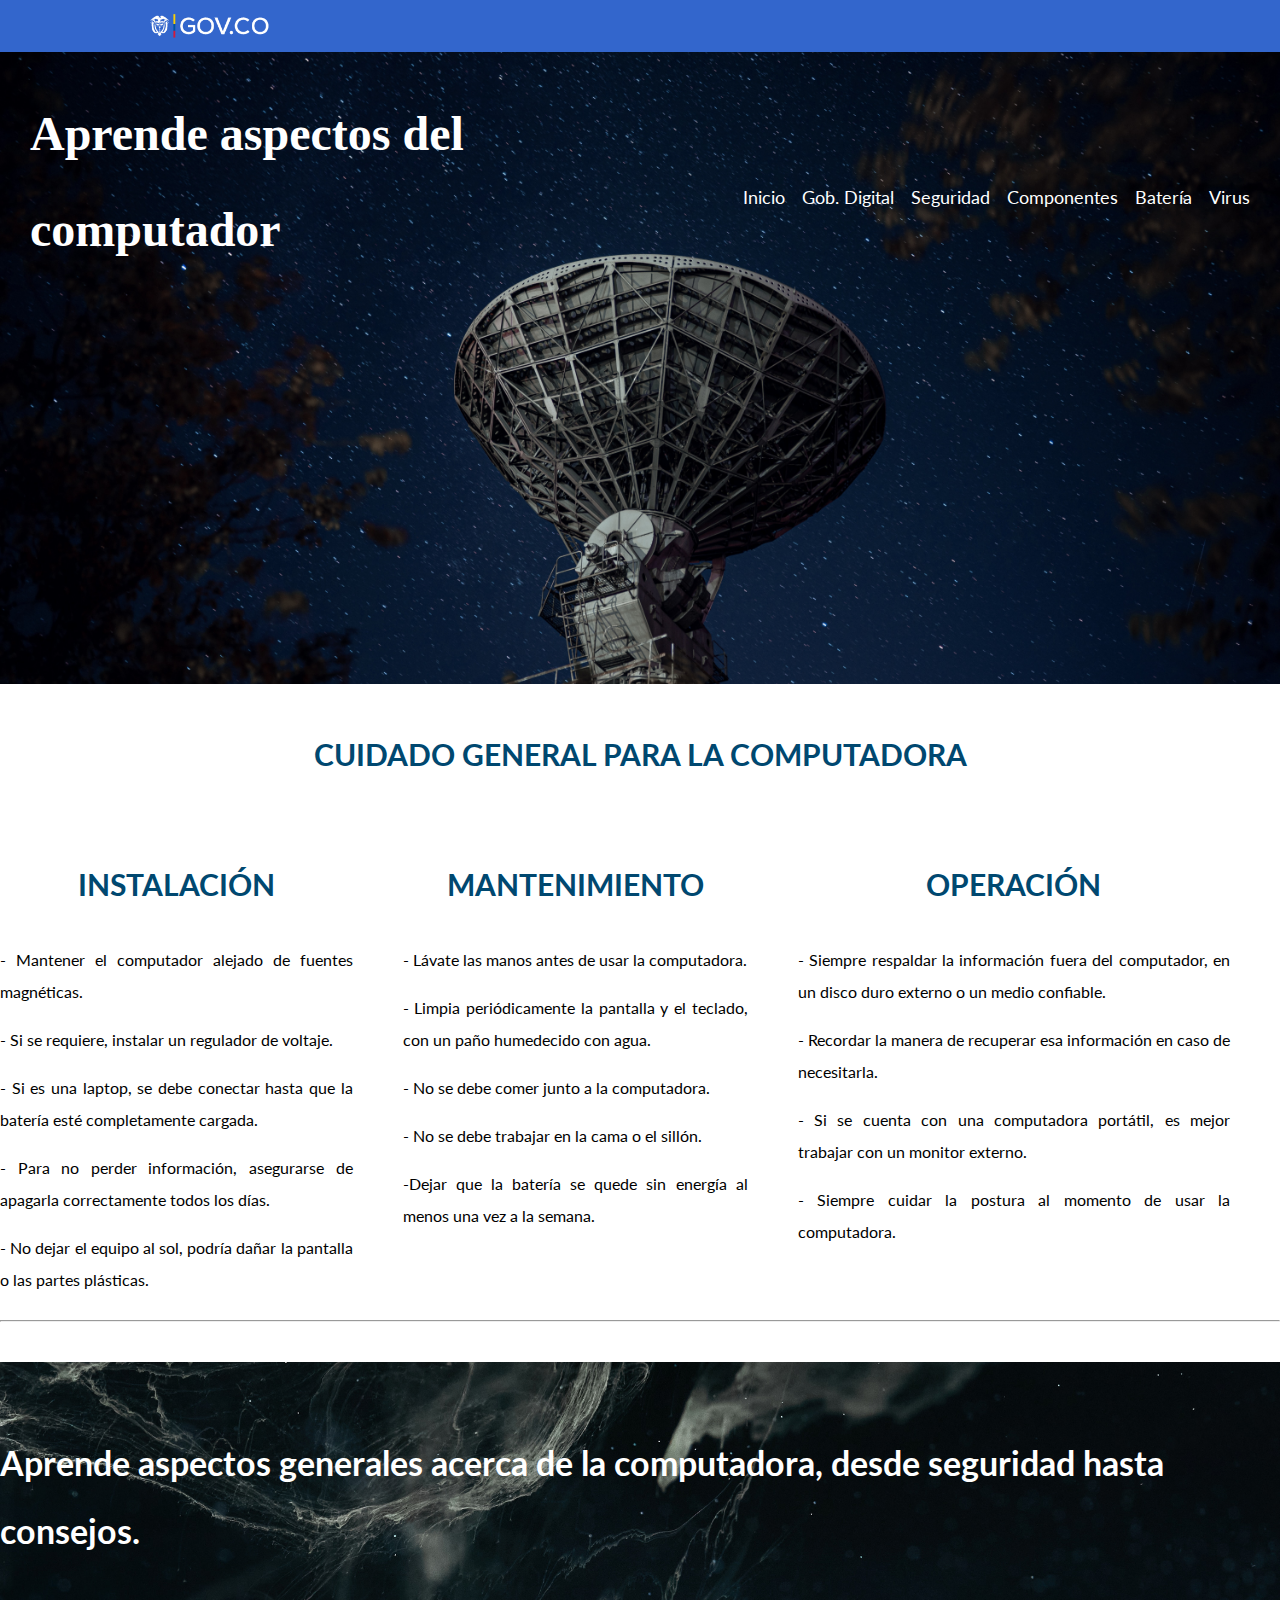
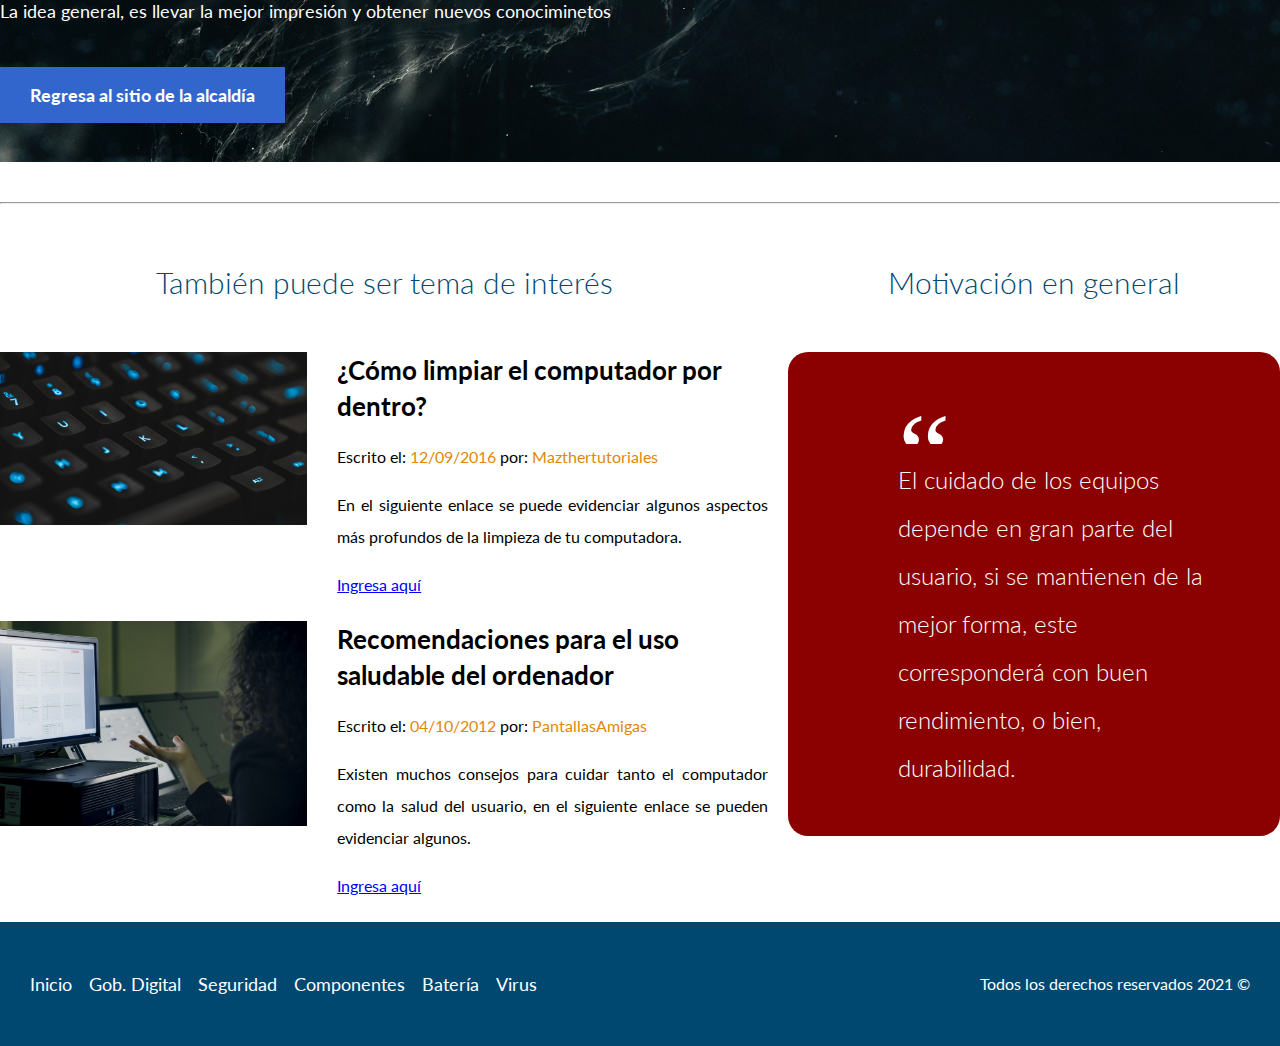
<file: index.html>
<!DOCTYPE html>
<html lang="es">
<head> <!--Parte general del encabezado, con su logo, título, y llamado de estilos css-->
    <meta charset="UTF-8">
    <meta name="viewport" content="width=device-width, initial-scale=1.0"> <!--Responsive automático-->
    <meta name="author" content="Brayan Stiven Bonza Alarcon">
    <meta name="description" content="Sistemas">
    <title>Alcaldía de Chiquinquirá</title>
    <link rel="shortcut icon" href="img/logo.jpg">
    <link href="https://fonts.googleapis.com/css2?family=Lato:wght@300;400;700;900&display=swap" rel="stylesheet"> <!--Fuentes procedentes en google-->
    <link rel="stylesheet" href="css/normalize.css"> <!--Llamado a los estilos css-->
    <link rel="stylesheet" href="css/estilos.css">
    <div class="barra-gov">
        <div class="container-gov">
            <a href="https://gobiernodigital.mintic.gov.co/portal/" target="_blank"><img src="img/gov.PNG" height="42rem" width="122rem" alt="Logo Gov.co"></a>
        </div>
    </div> 
</head>
<body>
    <header class="site-header inicio">
        <div class="contenedor contenido-header"> <!--Encabezado de barra de navegación en general-->
            <div class="barra">
                <h1><font face="times new roman" size="50" color="#ffffff">Aprende aspectos del computador</font></h1>
                
                <nav class="navegacion">
                    <a href="https://www.chiquinquira-boyaca.gov.co/Paginas/default.aspx">Inicio</a>
                    <a href="gov_digital.html">Gob. Digital</a>
                    <a href="seguridad.html">Seguridad</a>
                    <a href="componentes.html">Componentes</a>
                    <a href="bateria.html">Batería</a>
                    <a href="viru.html">Virus</a>
                </nav>
            </div> <!--Fin de la barra de navegación-->
        </div><!--Fin del contenedor-->
    </header>
    <main class="contenedor"> <!--Sección de mantenimiento del equipo-->
        <h3 class="seccion centrar-texto">CUIDADO GENERAL PARA LA COMPUTADORA</h3>
        <div class="iconos-nosotros">
            <div class="icono">
                <h3>Instalación</h3>
                <p>- Mantener el computador alejado de fuentes magnéticas.</p>
                <p>- Si se requiere, instalar un regulador de voltaje.</p>
                <p>- Si es una laptop, se debe conectar hasta que la batería esté completamente cargada.</p>
                <p>- Para no perder información, asegurarse de apagarla correctamente todos los días.</p>
                <p>- No dejar el equipo al sol, podría dañar la pantalla o las partes plásticas. </p>
            </div>
            <div class="icono">
                <h3>Mantenimiento</h3>
                <p>- Lávate las manos antes de usar la computadora.</p>
                <p>- Limpia periódicamente la pantalla y el teclado, con un paño humedecido con agua.</p>
                <p>- No se debe comer junto a la computadora.</p>
                <p>- No se debe trabajar en la cama o el sillón.</p>
                <p>-Dejar que la batería se quede sin energía al menos una vez a la semana.</p>
            </div>
            <div class="icono">
                <h3>OPERACIÓN</h3>
                <p>- Siempre respaldar la información fuera del computador, en un disco duro externo o un medio confiable.</p>
                <p>- Recordar la manera de recuperar esa información en caso de necesitarla.</p>
                <p>- Si se cuenta con una computadora portátil, es mejor trabajar con un monitor externo.</p>
                <p>- Siempre cuidar la postura al momento de usar la computadora.</p>
            </div>
        </div>
    </main> <!--Finalización de la sección de mantenimiento-->
    <hr>

    <div class="imagen-contacto seccion"> <!--Sección de publicidad en general hacia otras paginas-->
        <section class="contenedor contenido-contacto">
            <h2>Aprende aspectos generales acerca de la computadora, desde seguridad hasta consejos.</h2>
            <p>La idea general, es llevar la mejor impresión y obtener nuevos conociminetos</p>
            <a href="https://www.chiquinquira-boyaca.gov.co/Paginas/default.aspx" class="boton boton-verde" target =" _blank ">Regresa al sitio de la alcaldía</a>
        </section>
    </div>

    <hr>
    <div class="seccion-inferior contenedor">
        <section class="blog">
            <h3 class="centrar-texto seccion fw-300">También puede ser tema de interés</h3>

            <article class="entrada-blog">
                <div class="imagen-entrada">
                    <img src="img/prin_2.jpg" alt="Limpieza de teclado">
                </div>
                <div class="texto-entrada">
                    <a href="https://www.youtube.com/watch?v=RYO1u6jlKZg" target =" _blank ">
                        <h4>¿Cómo limpiar el computador por dentro?</h4>
                    </a>
                    <p>Escrito el: <span>12/09/2016</span> por: <span>Mazthertutoriales</span></p>
                    <p>En el siguiente enlace se puede evidenciar algunos aspectos más profundos de la limpieza de tu computadora.</p>
                    <a href="https://www.youtube.com/watch?v=RYO1u6jlKZg" target =" _blank "><u style= "color:blue" >Ingresa aquí</u></a>
                </div>
            </article>
            <article class="entrada-blog">
                <div class="imagen-entrada">
                    <img src="img/prin_24.jpg" alt="Mantenimineto de computador">
                </div>
                <div class="texto-entrada">
                    <a href="https://www.youtube.com/watch?v=dYO1CAfDfog" target =" _blank ">
                        <h4>Recomendaciones para el uso saludable del ordenador</h4>
                    </a>
                    <p>Escrito el: <span>04/10/2012</span> por: <span>PantallasAmigas</span></p>
                    <p>Existen muchos consejos para cuidar tanto el computador como la salud del usuario, en el siguiente enlace se pueden evidenciar algunos.</p>
                    <a href="https://www.youtube.com/watch?v=dYO1CAfDfog" target =" _blank "><u style= "color:blue" >Ingresa aquí</u></a>
                </div>    
                </article>
        </section>
    
        <aside class="testimoniales">
            <h3 class="centrar-texto seccion fw-300">Motivación en general</h3>
            <div class="testimonial">
            <blockquote>
                El cuidado de los equipos depende en gran parte del usuario, si se mantienen de la mejor forma, este corresponderá con buen rendimiento, o bien, durabilidad.
            </blockquote>
            </div>
        </aside>
    </div>
    
        <div class="site-footer">
            <footer class="contenedor contenido-footer">
                <nav class="navegacion">
                    <a href="https://www.chiquinquira-boyaca.gov.co/Paginas/default.aspx">Inicio</a>
                    <a href="gov_digital.html">Gob. Digital</a>
                    <a href="seguridad.html">Seguridad</a>
                    <a href="componentes.html">Componentes</a>
                    <a href="bateria.html">Batería</a>
                    <a href="viru.html">Virus</a>
                </nav>
                <p class="copyright">Todos los derechos reservados 2021 &COPY;</p>  
            </footer> 
    </div>
</body>
</html>
</file>
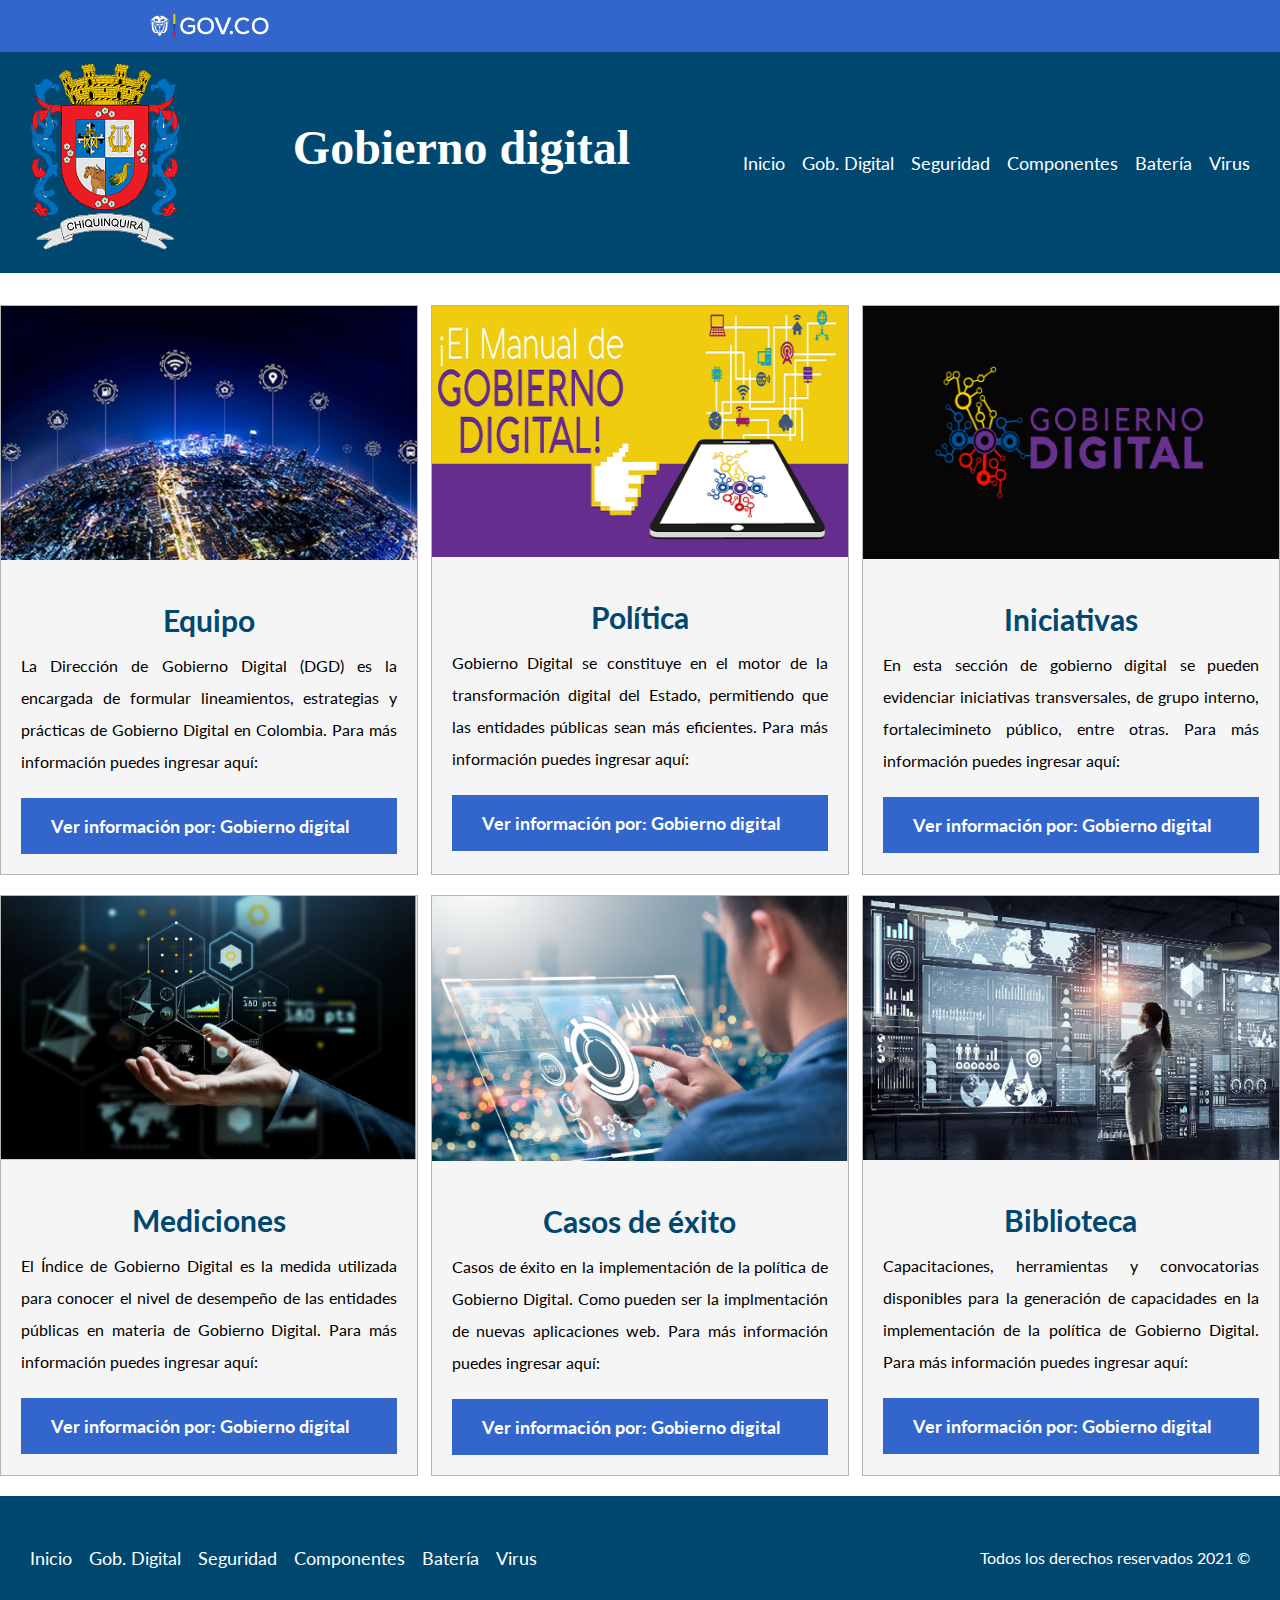
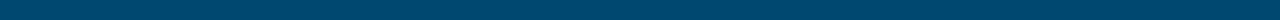
<file: gov_digital.html>
<!DOCTYPE html>
<html lang="es">
<head> <!--Parte general del encabezado, con su logo, título, y llamado de estilos css-->
    <meta charset="UTF-8">
    <meta name="viewport" content="width=device-width, initial-scale=1.0"> <!--Responsive automático-->
    <meta name="author" content="Brayan Stiven Bonza Alarcon">
    <meta name="description" content="Sistemas">
    <title>Alcaldía de Chiquinquirá</title>
    <link rel="shortcut icon" href="img/logo.jpg">
    <link href="https://fonts.googleapis.com/css2?family=Lato:wght@300;400;700;900&display=swap" rel="stylesheet"> <!--Fuentes procedentes en google-->
    <link rel="stylesheet" href="css/normalize.css"> <!--Llamado a los estilos css-->
    <link rel="stylesheet" href="css/estilos.css"> 
    <div class="barra-gov">
        <div class="container-gov">
            <a href="https://gobiernodigital.mintic.gov.co/portal/" target="_blank"><img src="img/gov.PNG" height="42rem" width="122rem" alt="Logo Gov.co"></a>
        </div>
    </div> 
</head>
<body>
    <header class="site-header">
        <div class="contenedor contenido-header">
            <div class="barra">
                <a href="https://www.chiquinquira-boyaca.gov.co/Paginas/default.aspx"><img src="img/logo_11.png" alt="Escudo"></a>
                    <h1><font face="times new roman" size="50" color="white">Gobierno digital</font></h1>
                
                <nav class="navegacion">
                    <a href="index.html">Inicio</a>
                    <a href="gov_digital.html">Gob. Digital</a>
                    <a href="seguridad.html">Seguridad</a>
                    <a href="componentes.html">Componentes</a>
                    <a href="bateria.html">Batería</a>
                    <a href="viru.html">Virus</a>
                </nav>
            </div> <!--Fin de la barra -->
        </div><!--Fin del contenedor-->
    </header>

    <main class="contenedor"> <!--Clase principal de los componentes-->
        <br>
        <div class="contenedor-anuncios">
            <div class="anuncio">
                <img src="img/gov_1.PNG" alt="SISTEMA">
                <div class="contenido-anuncio">
                    <h3><center>Equipo</center></h3>
                    <p>La Dirección de Gobierno Digital (DGD) es la encargada de formular lineamientos, estrategias y prácticas de Gobierno Digital en Colombia.
                        Para más información puedes ingresar aquí:</p>

                    <a href="https://gobiernodigital.mintic.gov.co/portal/Equipo/158680:Equipo" class="boton boton-verde d-block" target="_blank"><p>Ver información por: Gobierno digital</p></a>
                </div>
            </div>
            <div class="anuncio">
                <img src="img/gov_5.png" alt="SISTEMA">
                <div class="contenido-anuncio">
                    <h3><center>Política</center></h3>
                    <p>Gobierno Digital se constituye en el motor de la transformación digital del Estado, permitiendo que las entidades públicas sean más eficientes.
                        Para más información puedes ingresar aquí:</p>

                    <a href="https://gobiernodigital.mintic.gov.co/portal/Politica-de-Gobierno-Digital/" class="boton boton-verde d-block" target="_blank"><p>Ver información por: Gobierno digital</p></a>
                </div>
            </div>
            <div class="anuncio">
                <img src="img/gov_3.PNG" alt="SISTEMA">
                <div class="contenido-anuncio">
                    <h3><center>Iniciativas</center></h3>
                    <p>En esta sección de gobierno digital se pueden evidenciar iniciativas transversales, de grupo interno, fortalecimineto público, entre otras.
                        Para más información puedes ingresar aquí:</p>

                    <a href="https://gobiernodigital.mintic.gov.co/portal/Iniciativas/" class="boton boton-verde d-block" target="_blank"><p>Ver información por: Gobierno digital</p></a>
                </div>
            </div>
            <div class="anuncio">
                <img src="img/gov_4.PNG" alt="SISTEMA">               
                <div class="contenido-anuncio">
                    <h3><center>Mediciones</center></h3>
                    <p>El Índice de Gobierno Digital es la medida utilizada para conocer el nivel de desempeño de las entidades públicas en materia de Gobierno Digital.
                        Para más información puedes ingresar aquí:</p>

                    <a href="https://gobiernodigital.mintic.gov.co/portal/Mediciones/" class="boton boton-verde d-block" target="_blank"><p>Ver información por: Gobierno digital</p></a>
                </div>
            </div>
            <div class="anuncio">
                <img src="img/gov_2.png" alt="SISTEMA"> 
                <div class="contenido-anuncio">
                    <h3><center>Casos de éxito</center></h3>
                    <p>Casos de éxito en la implementación de la política de Gobierno Digital. Como pueden ser la implmentación de nuevas aplicaciones web.
                        Para más información puedes ingresar aquí:</p>

                    <a href="https://gobiernodigital.mintic.gov.co/portal/Casos-de-exito/" class="boton boton-verde d-block" target="_blank"><p>Ver información por: Gobierno digital</p></a>
                </div>
            </div>
            <div class="anuncio">
                <img src="img/gov_6.png" alt="SISTEMA">
                <div class="contenido-anuncio">
                    <h3><center>Biblioteca</center></h3>
                    <p>Capacitaciones, herramientas y convocatorias disponibles para la generación de capacidades en la implementación de la política de Gobierno Digital. Para más información puedes ingresar aquí:</p>

                    <a href="https://gobiernodigital.mintic.gov.co/portal/Biblioteca/" class="boton boton-verde d-block" target="_blank"><p>Ver información por: Gobierno digital</p></a>
                </div>
            </div>
            <!--contenido-anuncio-->
            </div><!--anuncio-->
        </div>
    </main>

    <div class="site-footer">
        <footer class="contenedor contenido-footer">
            <nav class="navegacion">
                <a href="index.html">Inicio</a>
                <a href="gov_digital.html">Gob. Digital</a>
                <a href="seguridad.html">Seguridad</a>
                <a href="componentes.html">Componentes</a>
                <a href="bateria.html">Batería</a>
                <a href="viru.html">Virus</a>
            </nav>
            <p class="copyright">Todos los derechos reservados 2021 &COPY;</p>  
        </footer> 
    </div>
</body>
</html>
</file>
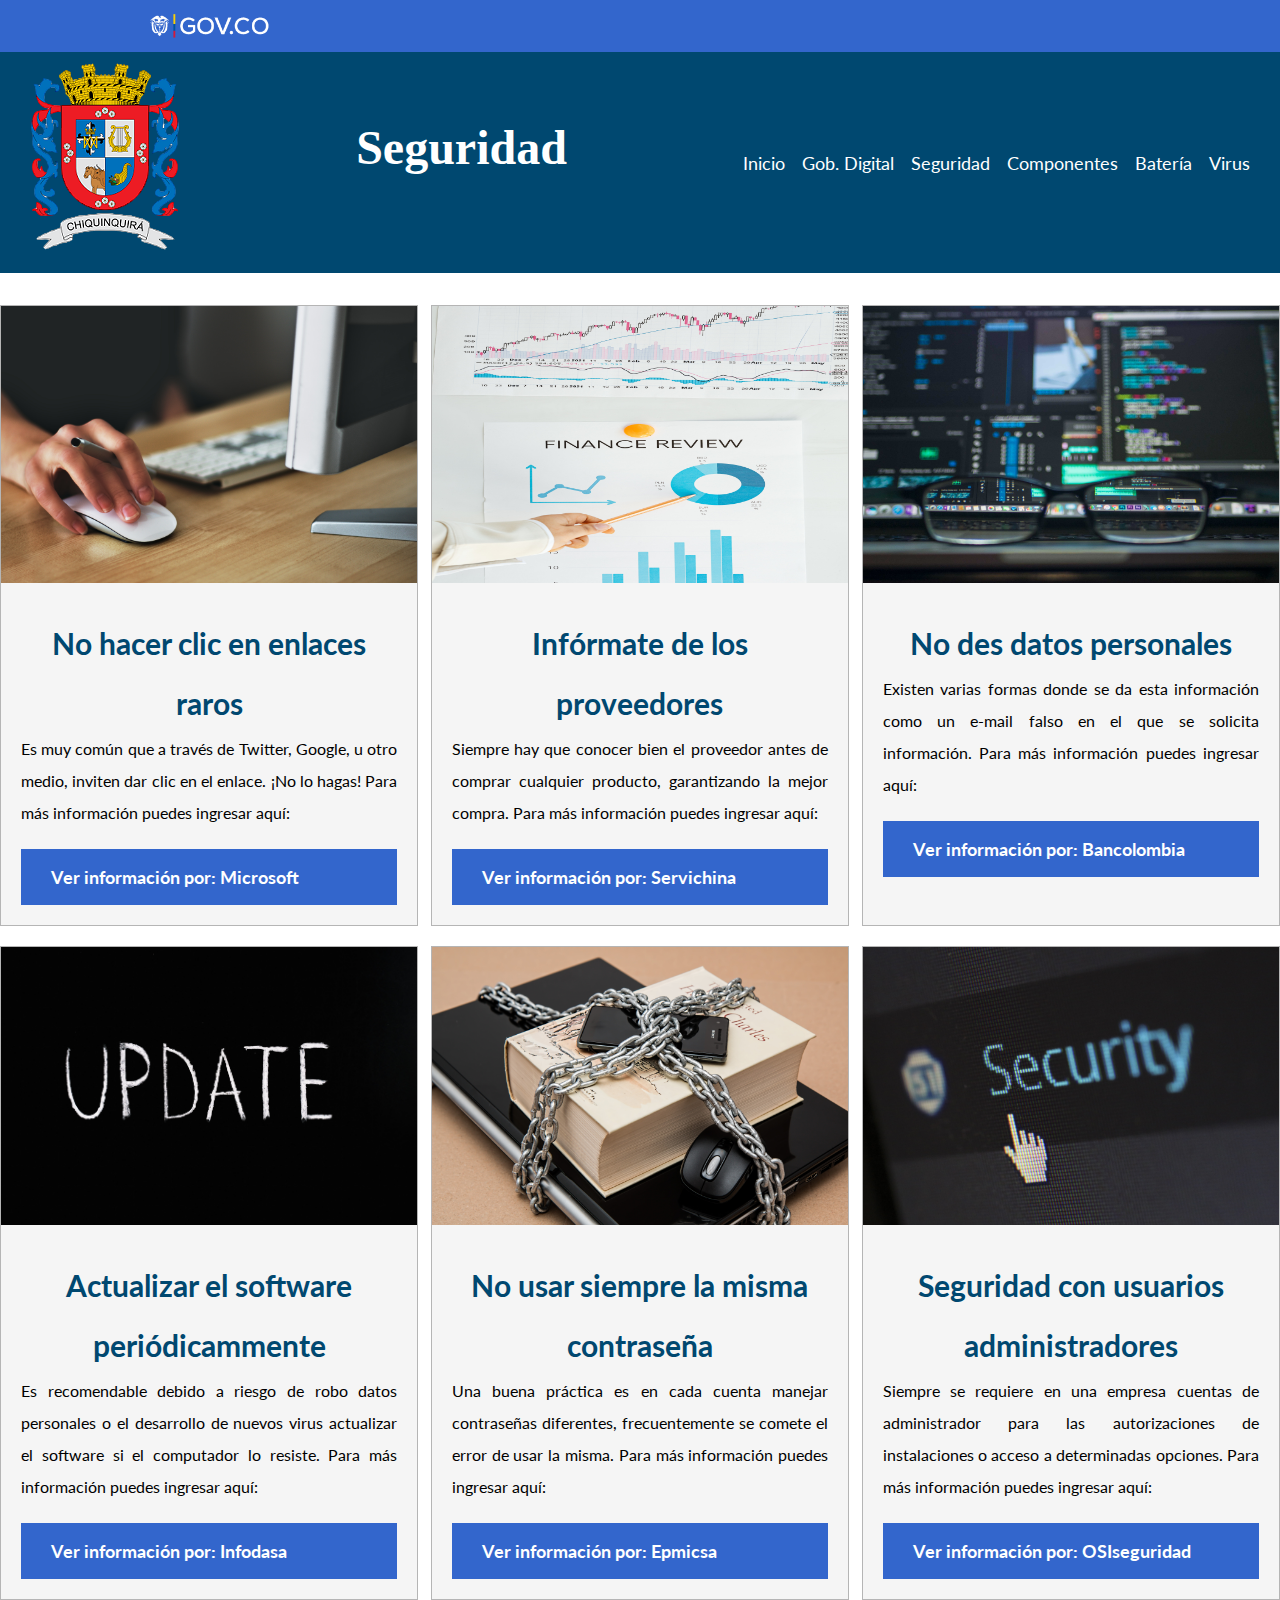
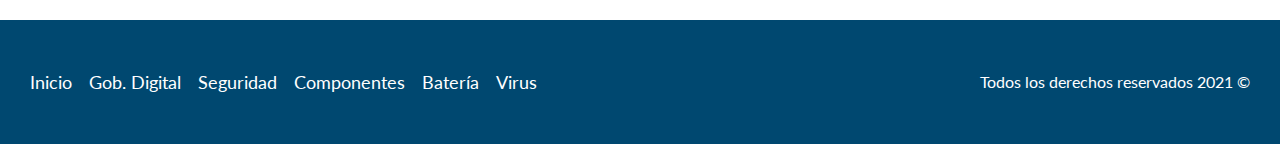
<file: seguridad.html>
<!DOCTYPE html>
<html lang="es">
<head> <!--Parte general del encabezado, con su logo, título, y llamado de estilos css-->
    <meta charset="UTF-8">
    <meta name="viewport" content="width=device-width, initial-scale=1.0"> <!--Responsive automático-->
    <meta name="author" content="Brayan Stiven Bonza Alarcon">
    <meta name="description" content="Sistemas">
    <title>Alcaldía de Chiquinquirá</title>
    <link rel="shortcut icon" href="img/logo.jpg">
    <link href="https://fonts.googleapis.com/css2?family=Lato:wght@300;400;700;900&display=swap" rel="stylesheet"> <!--Fuentes procedentes en google-->
    <link rel="stylesheet" href="css/normalize.css"> <!--Llamado a los estilos css-->
    <link rel="stylesheet" href="css/estilos.css"> 
    <div class="barra-gov">
        <div class="container-gov">
            <a href="https://gobiernodigital.mintic.gov.co/portal/" target="_blank"><img src="img/gov.PNG" height="42rem" width="122rem" alt="Logo Gov.co"></a>
        </div>
    </div> 
</head>
<body>
    <header class="site-header">
        <div class="contenedor contenido-header">
            <div class="barra">
                <a href="https://www.chiquinquira-boyaca.gov.co/Paginas/default.aspx"><img src="img/logo_11.png" alt="Escudo"></a>
                    <h1><font face="times new roman" size="50" color="white">Seguridad</font></h1>
                
                    <nav class="navegacion">
                        <a href="index.html">Inicio</a>
                        <a href="gov_digital.html">Gob. Digital</a>
                        <a href="seguridad.html">Seguridad</a>
                        <a href="componentes.html">Componentes</a>
                        <a href="bateria.html">Batería</a>
                        <a href="viru.html">Virus</a>
                    </nav>
            </div> <!--Fin de la barra -->
        </div><!--Fin del contenedor-->
    </header>

    <main class="contenedor"> <!--Clase principal de los componentes-->
        <br>
        <div class="contenedor-anuncios">
            <div class="anuncio">
                <img src="img/prin_9.jpg" alt="Perifericos">
                <div class="contenido-anuncio">
                    <h3><center>No hacer clic en enlaces raros</center></h3>
                    <p>Es muy común que a través de Twitter, Google, u otro medio, inviten dar clic en el enlace. ¡No lo hagas!
                        Para más información puedes ingresar aquí:</p>

                    <a href="https://support.microsoft.com/es-es/windows/prot%C3%A9jase-del-phishing-0c7ea947-ba98-3bd9-7184-430e1f860a44" class="boton boton-verde d-block" target="_blank"><p>Ver información por: Microsoft</p></a>
                </div>
            </div>
            <div class="anuncio">
                <img src="img/prin_10.jpg" alt="SISTEMA">
                <div class="contenido-anuncio">
                    <h3><center>Infórmate de los proveedores</center></h3>
                    <p>Siempre hay que conocer bien el proveedor antes de comprar cualquier producto, garantizando la mejor compra.
                        Para más información puedes ingresar aquí:</p>

                    <a href="https://servichina.com/2020/07/11/5-soluciones-para-saber-si-un-proveedor-es-confiable/" class="boton boton-verde d-block" target="_blank"><p>Ver información por: Servichina</p></a>
                </div>
            </div>
            <div class="anuncio">
                <img src="img/prin_11.jpg" alt="SISTEMA">
                <div class="contenido-anuncio">
                    <h3><center>No des datos personales</center></h3>
                    <p>Existen varias formas donde se da esta información como un e-mail falso en el que se solicita información.
                        Para más información puedes ingresar aquí:</p>

                    <a href="https://www.grupobancolombia.com/wps/portal/negocios/actualizate/legal-y-tributario/uso-datos-personales" class="boton boton-verde d-block" target="_blank"><p>Ver información por: Bancolombia</p></a>
                </div>
            </div>
            <div class="anuncio">
                <img src="img/prin_12.jpg" alt="SISTEMA">
                <div class="contenido-anuncio">
                    <h3><center>Actualizar el software periódicammente</center></h3>
                    <p>Es recomendable debido a riesgo de robo datos personales o el desarrollo de nuevos virus actualizar el software si el computador lo resiste.
                        Para más información puedes ingresar aquí:</p>

                    <a href="http://www.infodasa.com/web/newsDetails.php?id_section=115&id=60" class="boton boton-verde d-block" target="_blank"><p>Ver información por: Infodasa</p></a>
                </div>
            </div>
            <div class="anuncio">
                <img src="img/prin_13.jpg" alt="SISTEMA">
                <div class="contenido-anuncio">
                    <h3><center>No usar siempre la misma contraseña</center></h3>
                    <p>Una buena práctica es en cada cuenta manejar contraseñas diferentes, frecuentemente se comete el error de usar  la misma.   
                        Para más información puedes ingresar aquí:</p>

                    <a href="https://radiocanaveral.com/2021/07/01/usar-la-misma-contrasena-en-diferentes-sitios-es-uno-de-los-errores-de-seguridad-en-una-cuenta-digital/" class="boton boton-verde d-block" target="_blank"><p>Ver información por: Epmicsa</p></a>
                </div>
            </div>
            <div class="anuncio">
                <img src="img/prin_14.jpg" alt="SISTEMAS">
                <div class="contenido-anuncio">
                    <h3><center>Seguridad con usuarios administradores</center></h3>
                    <p>Siempre se requiere en una empresa cuentas de administrador para las autorizaciones de instalaciones o acceso a determinadas opciones. Para más información puedes ingresar aquí:</p>

                    <a href="https://www.osi.es/es/actualidad/blog/2016/10/20/cuentas-de-usuario-en-windows-10" class="boton boton-verde d-block" target="_blank"><p>Ver información por:  OSIseguridad</p></a>
                </div>
            </div>
            <!--contenido-anuncio-->
            </div><!--anuncio-->
        </div>
    </main>

    <div class="site-footer">
        <footer class="contenedor contenido-footer">
            <nav class="navegacion">
                <a href="index.html">Inicio</a>
                <a href="gov_digital.html">Gob. Digital</a>
                <a href="seguridad.html">Seguridad</a>
                <a href="componentes.html">Componentes</a>
                <a href="bateria.html">Batería</a>
                <a href="viru.html">Virus</a>
            </nav>
            <p class="copyright">Todos los derechos reservados 2021 &COPY;</p>  
        </footer> 
    </div>
</body>
</html>
</file>
<file: css/estilos.css>
html{
    font-size: 62.5%;
}
body{
    font-family: 'Lato', sans-serif;
    font-size: 1.6rem;
    line-height: 2;
}
/*Clases globales*/
img{
    max-width: 100%;
}

.contenedor{
    max-width: 152rem;
    margin: 0 auto;
}
.contenido-centrado{
    max-width: 80rem;
}
h1{
    font-size: 3.6rem;
}
h2{
    font-size: 3.4rem;
}
h3{
    font-size: 3rem;
    color: #004870;
}
h4{
    font-size: 2.6rem;
}
p{
    text-align: justify;
}

/*Utilidades*/
.seccion{
    margin-top: 4rem;
    margin-bottom: 4rem;
    color: #004870;
}
.barra-gov {
    background-color: #36c;
}
.container-gov {
    width: auto;
    padding-right: 15rem;
    margin-right: auto;
    margin-left: 15rem;
}
.centrar-texto{
    text-align: center;
}

.fw-300{
    font-weight: 300;
}

.d-block{
    display: block !important;
    text-align: center;
}
/* Header*/

.site-header{
    background-color:#004870;
    padding: 1rem 3rem 1rem 3rem;
}


.site-header.inicio {
    background: url(../img/prin_4.jpg);
    height: 68vh; /*vieport height*/
    min-height: 48rem;
    background-position: center;
    background-size: cover;
}

.contenido-header{
    display: flex;
    flex-direction: column;
    height: 100%;  
    justify-content: space-between;
}

.contenido-header h1{
    color: #ffffff;
    max-width: 60rem;
    padding-bottom: 3rem;
    line-height: 2;
}

.barra{
    display: flex;
    justify-content: space-between;
    padding-top: 0rem;
    margin-top: 0rem;
    align-items: center;
}

.navegacion a{
    color:#ffffff;
    text-decoration: none;
    margin-right: 1.3rem;
    font-size: 1.8rem;
}

/*pseudoselector: afecta solo a un elemento*/

.navegacion a:last-of-type{
    margin-right: 0;
}

.navegacion a:hover{
    color: tan;
}

/*Más sobre nosotros*/
.iconos-nosotros{
    display: flex;
    justify-content: space-between;
}

.icono{
    flex-basis: calc (33.3% - 1rem);
    margin-right: 5rem;
    text-align: center;
}

.icono h3{
    text-transform: uppercase;
}
/* Casas y apartamentos en venta */

.contenedor-anuncios{
    display: flex;
    justify-content: space-between;
    flex-wrap: wrap;
}

.anuncio{
    /*grow-shrink-basis*/
    flex: 0 0 calc(33.3% - 1rem);
    /*border-style: solid;
    border-color: #b5b5b5;
    border-width: .1rem;
    width style color*/
    border: .1rem solid #b5b5b5;
    background: #f5f5f5;
    margin-bottom: 2rem;
}

.contenido-anuncio{
    padding: 2rem;
}

.contenido-anuncio h3, 
.contenido-anuncio p{
    margin: 0;
}

.precio{
    color: #71b100;
    font-weight: 700;
}

.iconos-caracteristicas{
    list-style: none;
    padding: 0;
    display: flex;
    justify-content: space-evenly;
}

.iconos-caracteristicas li{
    display: flex;
}

.iconos-caracteristicas li img{
    margin-right: 2rem;
}

.boton{
    color: #ffffff;
    font-weight: 700;
    text-decoration: none;
    font-size: 1.8rem;
    padding: 1rem 3rem;
    margin-top: 2rem;
    display: inline-block;
    border: none;
    text-align: center;
    cursor: pointer;
}

.boton-verde{
    background-color: #36c;
    text-align: center;
}

.ver-todas{
    display: flex;
    justify-content: flex-end;
}

.imagen-contacto{
    background-image: url(../img/comp_ancho.jpg);
    background-position: center;
    background-size: cover;
    height: 40rem;
    display: flex;
    align-items: center;
}

.contenido-contacto{
    flex: 1;
    color: #ffffff;
}
.contenido-contacto p{
    font-size: 1.8rem;
}

/*seccion inferior*/

.seccion-inferior{
    display: flex;
    justify-content: space-between;
}

.seccion-inferior .blog{
    flex-basis: 60%;
}

.seccion-inferior .testimoniales{
    flex-basis: calc(40% - 2rem);
}

.entrada-blog{
    display: flex;
    justify-content: space-between;
    margin-bottom: 2rem;
}

.entrada-blog .imagen-entrada{
    flex-basis: 40%;
}

.entrada-blog .texto-entrada{
    flex-basis: calc(60% - 3rem);
}

.texto-entrada h4{
    margin: 0;
    line-height: 1.4;
}

.texto-entrada a{
    color: #000000;
    text-decoration: none;
}

/* pseudoelementos */


.texto-entrada  span{
    color: #E08709;
}

.testimonial{
    background-color: #8B0000;
    border-radius: 2rem;
    font-size: 2.4rem;
    padding: 2rem;
    color: #ffffff;
}

.testimonial p{
    text-align: right;
}

.testimonial blockquote{
    font-weight: 300;
    padding-left: 5rem;
}

.testimonial blockquote::before{
    content: '';
    background-image: url(../img/comilla.svg);
    display: block;
    width: 5rem;
    height: 6rem;
}

/* Footer */

.site-footer{
    background-color: #004870;
}

.contenido-footer{
    display: flex;
    justify-content: space-between;
    padding: 3rem;
    align-items: center;
}

.copyright{
    color: #ffffff;
}

/*Documento: Nosotros*/

.contenedor-nosotros{
    display: grid;
    grid-template-columns: repeat(2, 1fr);
    column-gap: 2rem;
}

.texto-nosotros h2{
    font-weight: 900;
    font-size: 2rem;
    margin: 0;
    padding: 1rem 0 3rem 0;
}
/*Ventana anuncio*/
.contenedor-anuncio{
    padding: 1rem 0 3rem 0;
}
.imagen-anuncio-grande {
    height: 100vh;
    min-height: 60rem;
    background-position: center;
    background-size: cover;
}
.precio-centrado{
    color: #71b100;
    font-weight: 700;
    margin-top: 3rem;
}
.contenedor-precio-iconos{
    max-width: 80rem;
    margin: 4rem auto;
    margin-bottom: 2rem;
    display: flex;
    justify-content: space-between;
}
.iconos-caracteristica-anuncio{
    list-style: none;
    padding: 0;
    display: flex;
    justify-content: space-evenly;
}

.iconos-caracteristica-anuncio li{
    display: flex;
    margin-right: 7rem;
}

.iconos-caracteristica-anuncio li img{
    margin-right: 2rem;
}
.contenedor-parrafos-anuncio{
    max-width: 80rem;
    margin: 0 auto;
}
/*Ventana blog*/
.contenedor-blog{
    padding: 1rem 0 3rem 0;
    max-width: 80rem;
    margin: 0 auto;
}
/*Ventada entrada*/
.contenedor-parrafos-entrada{
    max-width: 80rem;
    margin: 7rem auto;
}
/*Contacto*/
label{
    display: block;
    font-weight: 700;
    text-transform: uppercase;
}
legend{
    font-size: 2rem;
    color: #6d6161;
}
input:not([type="submit"]),
textarea,
select{
    padding: 1rem;
    display: block;
    width: 97%;
    background-color: #e1e1e1;
    margin-bottom: 2rem;
    border: none;
    border-radius: 1rem;
}
textarea{
    height: 20rem;
}
select{
    width: 100%;
}
.contacto p{
    font-size: 1.4rem;
    color: #4f4f4f;
}
.forma-radios{
    display: flex;
    justify-content: space-between;
    max-width: 30rem;
    align-items: center;
}
input[type="radio"]{
    width: auto;
    margin-bottom: 0;
}
</file>
